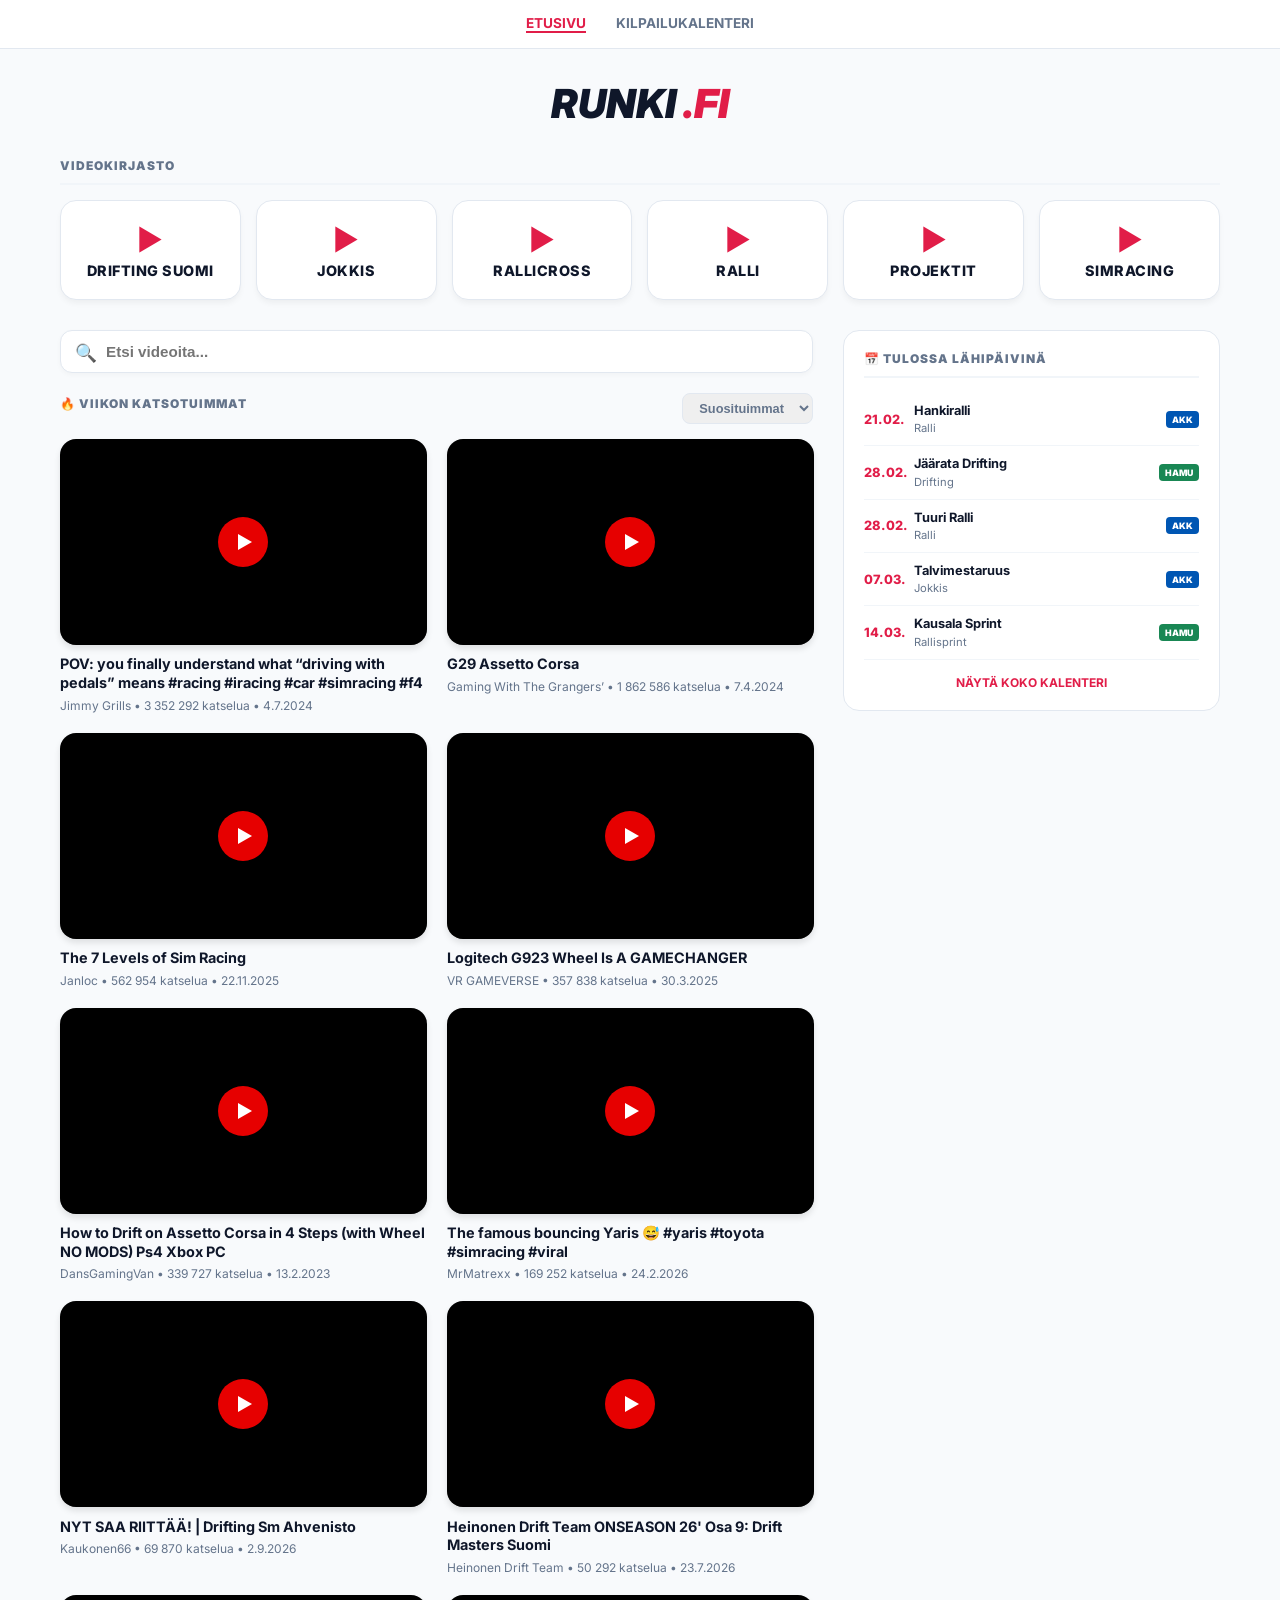
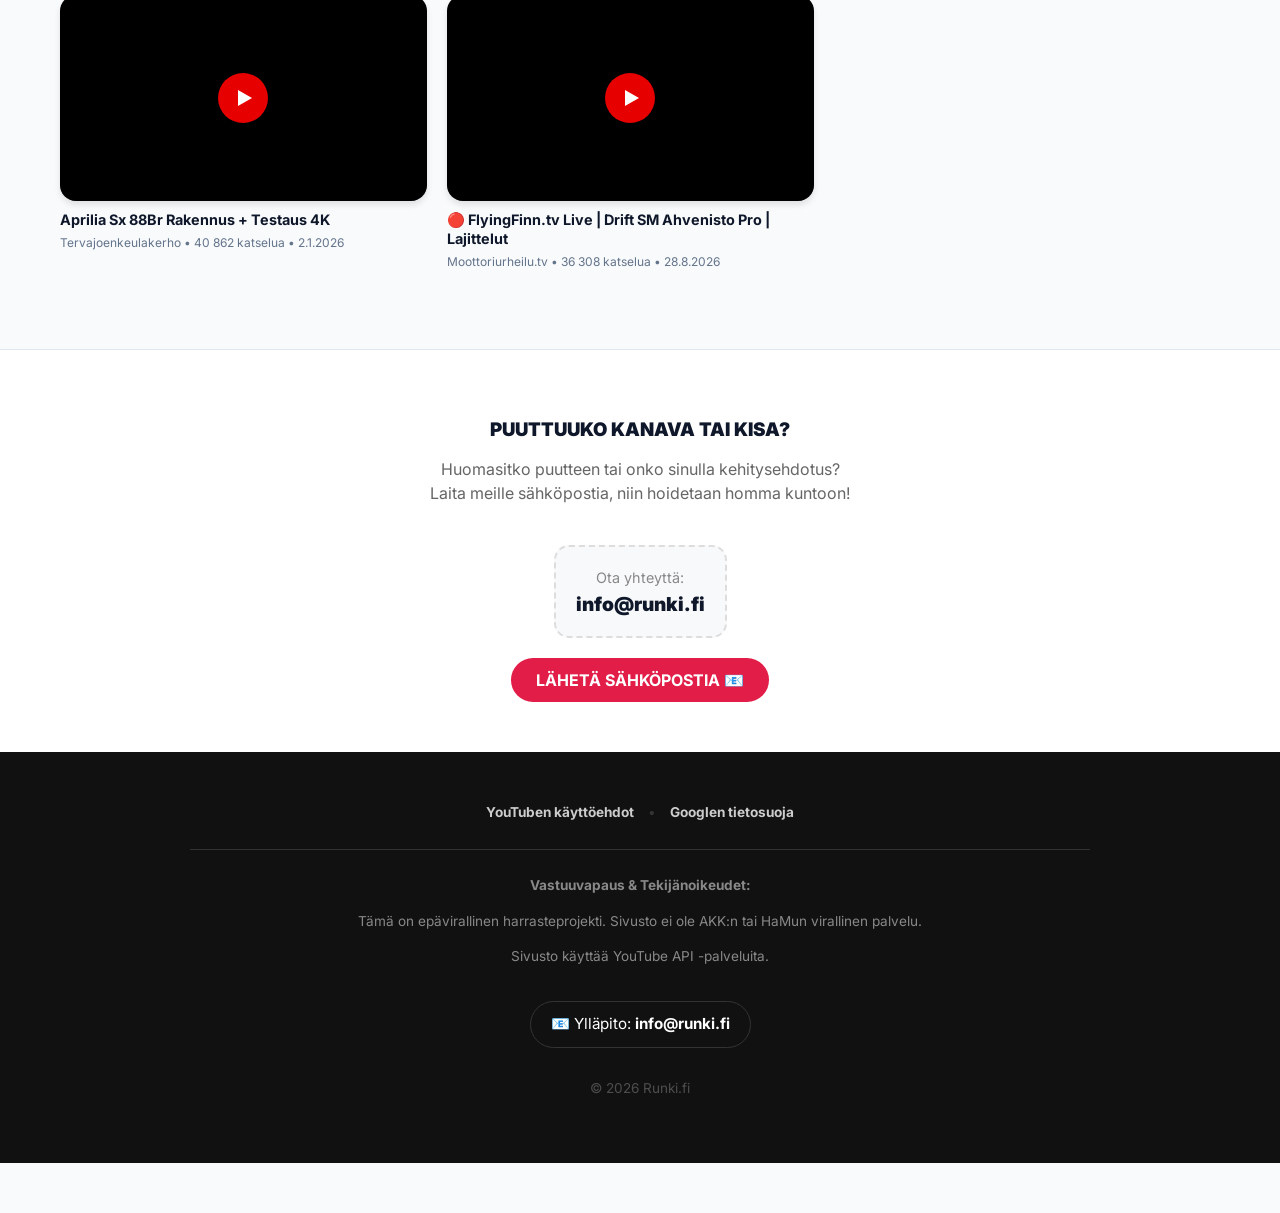
<file: index.html>
<!DOCTYPE html>
<html lang="fi">
<head>
    <meta charset="UTF-8">
    <meta name="viewport" content="width=device-width, initial-scale=1.0">
    <title>RUNKI - Motorsport Tube</title>
    <link href="https://fonts.googleapis.com/css2?family=Inter:wght@400;700;900&display=swap" rel="stylesheet">
    <link rel="stylesheet" href="style.css">
    
    <style>
        /* Sähköpostilaatikko ja Footer-tyylit */
        .feedback-section {
            background-color: #fff;
            border-top: 1px solid var(--border);
            padding: 50px 20px;
            margin-top: 60px;
            text-align: center;
        }
        .feedback-container {
            max-width: 600px;
            margin: 0 auto;
        }
        .email-box {
            background: #f8f9fa;
            border: 2px dashed #ddd;
            padding: 20px;
            border-radius: 15px;
            margin-top: 20px;
            display: inline-block;
        }
        .email-link {
            font-size: 1.2rem;
            font-weight: 900;
            color: var(--text-dark);
            text-decoration: none;
            display: block;
            margin-top: 5px;
        }
        .email-link:hover { color: var(--accent); }
        .feedback-btn {
            background-color: var(--accent);
            color: white;
            border: none;
            padding: 12px 25px;
            border-radius: 50px;
            font-weight: 700;
            cursor: pointer;
            text-transform: uppercase;
            text-decoration: none;
            display: inline-block;
            margin-top: 20px;
            transition: transform 0.2s;
        }
        .feedback-btn:hover { transform: scale(1.05); }

        /* Footer */
        .site-footer {
            background-color: #111;
            color: #888;
            padding: 50px 20px;
            font-size: 0.85rem;
            line-height: 1.6;
            text-align: center;
        }
        .footer-content { max-width: 900px; margin: 0 auto; }
        .footer-links {
            margin-bottom: 25px;
            padding-bottom: 25px;
            border-bottom: 1px solid #333;
        }
        .footer-links a {
            color: #ccc;
            text-decoration: none;
            margin: 0 10px;
            font-weight: 700;
        }
        .footer-links a:hover { color: #fff; }
        .contact-info {
            color: #fff;
            margin-top: 20px;
            font-size: 0.95rem;
            border: 1px solid #333;
            display: inline-block;
            padding: 10px 20px;
            border-radius: 50px;
        }
    </style>
</head>
<body>
    <nav class="navbar">
        <div class="nav-container">
            <a href="index.html" class="nav-link active">Etusivu</a>
            <a href="kalenteri.html" class="nav-link ">Kilpailukalenteri</a>
        </div>
    </nav>

    <div class="container">
        
        <div id="home-content">
            <h1 style="text-align:center; font-weight: 900; font-style: italic; margin: 10px 0 30px 0; font-size: 2.5rem;">RUNKI <span style="color:var(--accent)">.FI</span></h1>
            
            <div class="cat-section">
                <h3 class="section-header">Videokirjasto</h3>
                <div class="cat-grid">
                    
                    <div class="cat-card" onclick="showCategory('Drifting Suomi')">
                        <div class="cat-icon">▶</div>
                        <h3 class="cat-title">Drifting Suomi</h3>
                    </div>
                    
                    <div class="cat-card" onclick="showCategory('Jokkis')">
                        <div class="cat-icon">▶</div>
                        <h3 class="cat-title">Jokkis</h3>
                    </div>
                    
                    <div class="cat-card" onclick="showCategory('Rallicross')">
                        <div class="cat-icon">▶</div>
                        <h3 class="cat-title">Rallicross</h3>
                    </div>
                    
                    <div class="cat-card" onclick="showCategory('Ralli')">
                        <div class="cat-icon">▶</div>
                        <h3 class="cat-title">Ralli</h3>
                    </div>
                    
                    <div class="cat-card" onclick="showCategory('Projektit')">
                        <div class="cat-icon">▶</div>
                        <h3 class="cat-title">Projektit</h3>
                    </div>
                    
                    <div class="cat-card" onclick="showCategory('Simracing')">
                        <div class="cat-icon">▶</div>
                        <h3 class="cat-title">Simracing</h3>
                    </div>
                    
                </div>
            </div>

            <div class="content-split">
                <div>
                    <div class="search-container">
                        <span class="search-icon">🔍</span>
                        <input type="text" id="videoSearch" class="search-input" placeholder="Etsi videoita..." onkeyup="searchVideos()">
                    </div>

                    <div class="sort-controls">
                        <h3 id="list-title" class="section-header" style="margin:0; border:none;">🔥 Viikon katsotuimmat</h3>
                        <select id="home-sort" class="sort-select" onchange="updateHomeSort()">
                            <option value="views">Suosituimmat</option>
                            <option value="newest">Uusimmat</option>
                        </select>
                    </div>
                    
                    <div id="home-video-list" class="video-grid"></div>
                </div>

                <div>
                    <div class="sidebar-card">
                        <div class="section-header">📅 Tulossa lähipäivinä</div>
                        
                            
                            <div class="mini-event">
                                <div class="me-date">21.02.</div>
                                <div class="me-info">
                                    <span class="me-title">Hankiralli</span>
                                    <span class="me-meta">Ralli</span>
                                </div>
                                <span class="mini-badge badge-akk">AKK</span>
                            </div>
                            
                            <div class="mini-event">
                                <div class="me-date">28.02.</div>
                                <div class="me-info">
                                    <span class="me-title">Jäärata Drifting</span>
                                    <span class="me-meta">Drifting</span>
                                </div>
                                <span class="mini-badge badge-hamu">HaMu</span>
                            </div>
                            
                            <div class="mini-event">
                                <div class="me-date">28.02.</div>
                                <div class="me-info">
                                    <span class="me-title">Tuuri Ralli</span>
                                    <span class="me-meta">Ralli</span>
                                </div>
                                <span class="mini-badge badge-akk">AKK</span>
                            </div>
                            
                            <div class="mini-event">
                                <div class="me-date">07.03.</div>
                                <div class="me-info">
                                    <span class="me-title">Talvimestaruus</span>
                                    <span class="me-meta">Jokkis</span>
                                </div>
                                <span class="mini-badge badge-akk">AKK</span>
                            </div>
                            
                            <div class="mini-event">
                                <div class="me-date">14.03.</div>
                                <div class="me-info">
                                    <span class="me-title">Kausala Sprint</span>
                                    <span class="me-meta">Rallisprint</span>
                                </div>
                                <span class="mini-badge badge-hamu">HaMu</span>
                            </div>
                            
                            <a href="kalenteri.html" style="display:block; margin-top:15px; font-size:0.75rem; font-weight:700; color:var(--accent); text-decoration:none; text-align:center;">NÄYTÄ KOKO KALENTERI</a>
                        
                    </div>
                </div>
            </div>
        </div>

        <div id="view-container" class="category-view" style="display:none;">
            <div style="display:flex; justify-content:space-between; align-items:center; margin-bottom:20px;">
                <button onclick="showHome()" style="background:#fff; border:1px solid var(--border); padding:8px 15px; border-radius:8px; cursor:pointer; font-weight: 700;">← TAKAISIN</button>
                <select id="cat-sort" class="sort-select" onchange="updateCatSort()">
                    <option value="newest">Uusimmat</option>
                    <option value="views">Suosituimmat</option>
                </select>
            </div>
            
            <h2 id="cat-title" style="font-size: 2rem; font-weight: 900; text-transform: uppercase; color: var(--accent); margin-bottom: 20px;"></h2>
            <div id="video-grid" class="video-grid"></div>
        </div>
        

        
    </div>

    <section class="feedback-section">
        <div class="feedback-container">
            <h3 style="margin-bottom:10px; font-weight:900; text-transform:uppercase;">Puuttuuko kanava tai kisa?</h3>
            <p style="color:#666; margin-bottom:20px; font-size:1rem; line-height:1.5;">
                Huomasitko puutteen tai onko sinulla kehitysehdotus?<br>
                Laita meille sähköpostia, niin hoidetaan homma kuntoon!
            </p>
            <div class="email-box">
                <span style="color:#888; font-size:0.9rem;">Ota yhteyttä:</span>
                <a href="mailto:info@runki.fi" class="email-link">info@runki.fi</a>
            </div>
            <br>
            <a href="mailto:info@runki.fi" class="feedback-btn">LÄHETÄ SÄHKÖPOSTIA 📧</a>
        </div>
    </section>

    <footer class="site-footer">
        <div class="footer-content">
            <div class="footer-links">
                <a href="https://www.youtube.com/t/terms" target="_blank">YouTuben käyttöehdot</a>
                <span style="color:#333">•</span>
                <a href="https://policies.google.com/privacy" target="_blank">Googlen tietosuoja</a>
            </div>
            <div class="legal-text">
                <p><strong>Vastuuvapaus & Tekijänoikeudet:</strong></p>
                <p>Tämä on epävirallinen harrasteprojekti. Sivusto ei ole AKK:n tai HaMun virallinen palvelu.</p>
                <p>Sivusto käyttää YouTube API -palveluita.</p>
                <div class="contact-info">📧 Ylläpito: <strong>info@runki.fi</strong></div>
            </div>
            <p style="margin-top: 30px; opacity: 0.5;">&copy; 2026 Runki.fi</p>
        </div>
    </footer>

    <script>
        const videoData = {"Drifting Suomi": [{"id": "XUr9nOEz76A", "title": "OIKEA DRIFTINGIN MEKKA! #drift #suomi #finland", "channel": "FULLGAS MOTORSPORT", "date": "2026-10-04T08:16:51Z", "views": "13 565", "viewCountRaw": 13565}, {"id": "GCHpuEKz0fg", "title": "L\u00e4hdettiin ajamaan Pro luokkaan | Drift SM Pro | SSC Drift Series", "channel": "Rocky Slayer ATV", "date": "2026-09-19T09:30:04Z", "views": "5 081", "viewCountRaw": 5081}, {"id": "cRgqUbmN-0A", "title": "DRIFT CREW BACKSTAGE\ud83c\udfce\ufe0f\ud83c\uddeb\ud83c\uddee #nordicnotes #suomi #drift #bmw #motosport #carculture #e46 # #automobile", "channel": "Nordic Notes | Belarus in Finland ", "date": "2026-09-10T15:40:09Z", "views": "1 114", "viewCountRaw": 1114}, {"id": "EUXZnoOUdDo", "title": "NYT SAA RIITT\u00c4\u00c4! | Drifting Sm Ahvenisto", "channel": "Kaukonen66", "date": "2026-09-02T13:59:00Z", "views": "69 870", "viewCountRaw": 69870}, {"id": "JHsnEFZGwXU", "title": "Venetsia Drifting Kokkola #assettocorsa #blacksmoke #suomi #drifting #shorts", "channel": "EbaloDrift", "date": "2026-08-30T17:24:30Z", "views": "1 305", "viewCountRaw": 1305}, {"id": "hyfYB0_TSRs", "title": "\ud83d\udd34 FlyingFinn.tv Live | Drift SM Ahvenisto Pro | Lajittelut", "channel": "Moottoriurheilu.tv", "date": "2026-08-28T15:00:21Z", "views": "36 308", "viewCountRaw": 36308}, {"id": "MUkzbKsHbuE", "title": "SSC Drift Series - RD2 - Kokkola Venetsia Drifting Comeback - Perjantai", "channel": "Sixth Sense Collective", "date": "2026-08-21T19:02:07Z", "views": "16 321", "viewCountRaw": 16321}, {"id": "9VfZFVyYaCM", "title": "DRIFT SM PRO PES\u00c4M\u00c4KI. TAIPALMAA MOTORSPORT", "channel": "Taipalmaa Motorsport", "date": "2026-08-08T06:00:04Z", "views": "3 821", "viewCountRaw": 3821}, {"id": "hCME5NGKzIA", "title": "Heinonen Drift Team ONSEASON 26&#39; Osa 9: Drift Masters Suomi", "channel": "Heinonen Drift Team", "date": "2026-07-23T18:23:39Z", "views": "50 292", "viewCountRaw": 50292}, {"id": "rtTQ3YvrQ3U", "title": "KAUDEN KOLMAS DRIFTING KISA - Drift SM Pro2", "channel": "Garagster", "date": "2026-07-16T15:06:33Z", "views": "3 686", "viewCountRaw": 3686}], "Jokkis": [{"id": "sJ14KasmyQA", "title": "JM SM Liiga 2026 Lohko E Er\u00e44 l\u00e4ht\u00f61", "channel": "RomukuljetusFIteam", "date": "2026-10-21T12:00:04Z", "views": "53", "viewCountRaw": 53}, {"id": "XHzMO0-NhDE", "title": "RUNCAV JM at SM City Calamba!", "channel": "DJ Rivera TV", "date": "2026-10-18T13:27:04Z", "views": "24 999", "viewCountRaw": 24999}, {"id": "1Jo1rWFPADQ", "title": "JM SM Liiga 2026 Lohko E Er\u00e43 l\u00e4ht\u00f64", "channel": "RomukuljetusFIteam", "date": "2026-10-17T09:00:11Z", "views": "100", "viewCountRaw": 100}, {"id": "XF6JsjcmpGY", "title": "JM SM Liiga 2026 Lohko E Er\u00e43 l\u00e4ht\u00f63", "channel": "RomukuljetusFIteam", "date": "2026-10-14T14:00:39Z", "views": "174", "viewCountRaw": 174}, {"id": "pB5ZmAmWcus", "title": "JM-SM LIIGA! [MOOTTORI TUHO]", "channel": "Per\u00e4l\u00e4 RX", "date": "2026-10-13T15:08:14Z", "views": "19 035", "viewCountRaw": 19035}, {"id": "RtDOctCaWXM", "title": "JM SM Liiga 2026 Lohko E Er\u00e43 l\u00e4ht\u00f62", "channel": "RomukuljetusFIteam", "date": "2026-10-10T10:00:38Z", "views": "121", "viewCountRaw": 121}, {"id": "aIldMgIMa5s", "title": "JM SM Liiga 2026 Lohko E Er\u00e43 l\u00e4ht\u00f61", "channel": "RomukuljetusFIteam", "date": "2026-10-07T12:00:07Z", "views": "181", "viewCountRaw": 181}, {"id": "CyjQrCkXrpM", "title": "JM SM Liiga 2026 Lohko E Er\u00e42 l\u00e4ht\u00f64", "channel": "RomukuljetusFIteam", "date": "2026-10-03T09:00:03Z", "views": "246", "viewCountRaw": 246}, {"id": "pLaEvpeM1qE", "title": "JM SM Liiga 2026 Lohko E Er\u00e42 l\u00e4ht\u00f63", "channel": "RomukuljetusFIteam", "date": "2026-09-30T13:00:37Z", "views": "190", "viewCountRaw": 190}, {"id": "b1gyshdD2K0", "title": "JM SM Liiga 2026 Lohko E Er\u00e42 l\u00e4ht\u00f62", "channel": "RomukuljetusFIteam", "date": "2026-09-26T09:00:35Z", "views": "172", "viewCountRaw": 172}], "Rallicross": [{"id": "MjHYF-PG8q0", "title": "Rallycross SuperCars Flat Out \ud83d\udd25 | Rallycross SM Hyvink\u00e4\u00e4 2022 \ud83c\uddeb\ud83c\uddee", "channel": "Tomi Kyt\u00f6maa", "date": "2026-10-18T05:56:39Z", "views": "1 835", "viewCountRaw": 1835}, {"id": "gG-__eLHWME", "title": "Rallycross SM Kouvola 2021\ud83c\uddeb\ud83c\uddee", "channel": "Tomi Kyt\u00f6maa", "date": "2026-09-29T10:03:24Z", "views": "2 195", "viewCountRaw": 2195}, {"id": "6Bl4s-Md-S4", "title": "Rallicross Sm Jalasj\u00e4rvi 2026 - Silvasti Motorsport - The Red RX", "channel": "Silvasti Motorsport", "date": "2026-09-25T13:00:22Z", "views": "7 589", "viewCountRaw": 7589}, {"id": "vVG2ZqSnQcw", "title": "Rallycross SM Kouvola 2021\ud83c\udfc1\ud83c\uddeb\ud83c\uddee", "channel": "Tomi Kyt\u00f6maa", "date": "2026-09-22T10:10:52Z", "views": "8 246", "viewCountRaw": 8246}, {"id": "-Uf6fgblBeE", "title": "Janne Viitikko Finnish Rallycross Championship Datsun Finn #rallicross #rallycross", "channel": "Rallicross Suomi", "date": "2026-09-18T17:46:05Z", "views": "18 821", "viewCountRaw": 18821}, {"id": "gDEawOH3Qjk", "title": "INSIDE osa 2: Rallicross SM 5.9.26 Jalasj\u00e4rvi #rallicrosssm #murtoharju", "channel": "Tuomas Ven\u00e4l\u00e4inen RX", "date": "2026-09-14T14:00:14Z", "views": "3 866", "viewCountRaw": 3866}, {"id": "ieiqUb1d5m0", "title": "Rallycross SM &amp; RallyX Nordic Kouvola 2019\ud83c\udfc1", "channel": "Tomi Kyt\u00f6maa", "date": "2026-09-08T04:28:16Z", "views": "5 898", "viewCountRaw": 5898}, {"id": "24uttPc65ng", "title": "Rallicross SM RND 6 Jalasj\u00e4rvi | Varikko P\u00f6lin\u00f6it\u00e4", "channel": "Rallicross Podcast", "date": "2026-09-07T17:20:54Z", "views": "5 124", "viewCountRaw": 5124}, {"id": "9SsNQkNbVXQ", "title": "INSIDE osa 1: Rallicross SM 5.9.26 Jalasj\u00e4rvi #rallicrosssm #murtoharju", "channel": "Tuomas Ven\u00e4l\u00e4inen RX", "date": "2026-09-07T15:30:11Z", "views": "5 010", "viewCountRaw": 5010}, {"id": "K-OM194kkdQ", "title": "Rallicross Sm Jalasj\u00e4rvi -26 Alkuer\u00e4 1.", "channel": "Roope Rinta", "date": "2026-09-06T18:54:33Z", "views": "1 714", "viewCountRaw": 1714}], "Ralli": [{"id": "AMxBnmRcr-M", "title": "Puumala ralli 3.10.2026 VW Golf GTI MK 1 Tikanm\u00e4ki- Tikanm\u00e4ki", "channel": "Tomi Tikanm\u00e4ki Saabworks Finland", "date": "2026-10-06T10:39:13Z", "views": "463", "viewCountRaw": 463}, {"id": "iaz07DP0v2o", "title": "Puumala Ralli 03.10.2026, Loud Cars!", "channel": "JPeltsi", "date": "2026-10-04T09:00:04Z", "views": "13 295", "viewCountRaw": 13295}, {"id": "r29eO-1woQ0", "title": "Puumala Ralli 2026 /Crashes/mistakes/", "channel": "Per\u00e4Tielle Motorsport Videos", "date": "2026-10-04T07:54:04Z", "views": "9 627", "viewCountRaw": 9627}, {"id": "LiWwTcwsSWE", "title": "Puumala Ralli 2026 (Crashes &amp; Actions)", "channel": "HEHERI2", "date": "2026-10-04T05:46:36Z", "views": "18 226", "viewCountRaw": 18226}, {"id": "yanumj-8k0I", "title": "Puumala Ralli 2026, F-Cup || Crash &amp; Close Calls ||", "channel": "Huhtala Rallymedia", "date": "2026-10-03T15:21:04Z", "views": "7 561", "viewCountRaw": 7561}, {"id": "A4wgDuXZN30", "title": "SM Porvoon Autopalvelu Ralli 2026 || Crash, 3 off&#39;s &amp; Action ||", "channel": "Huhtala Rallymedia", "date": "2026-09-26T16:44:26Z", "views": "8 508", "viewCountRaw": 8508}, {"id": "MANqfUYn-jU", "title": "Viihdekeskus Hojo Hojo Ralli 2026, Action!", "channel": "Tergu Rally Videos", "date": "2026-09-05T16:07:03Z", "views": "15 931", "viewCountRaw": 15931}, {"id": "3VzRECVKK80", "title": "Lahti Historic Rally 2026 Saturday - Crashes &amp; Action", "channel": "JugiTheRock", "date": "2026-08-22T19:12:55Z", "views": "26 350", "viewCountRaw": 26350}, {"id": "d_74-ngT5Bc", "title": "Fixus SM Ralli Kitee 2026 | Crash &amp; Action", "channel": "JK Motorsport", "date": "2026-08-15T16:33:28Z", "views": "20 212", "viewCountRaw": 20212}, {"id": "zTOvOAhIYHY", "title": "\ud83d\udd34 FlyingFinn.tv Live | Ralli SM Jyv\u00e4skyl\u00e4 |  EK1 Laajavuori", "channel": "Moottoriurheilu.tv", "date": "2026-06-12T20:24:31Z", "views": "21 753", "viewCountRaw": 21753}], "Projektit": [{"id": "U2JU9t21IVI", "title": "moottorin loppukasaus ja kardaanink\u00e4sijarrun rakennus @Sorjone#toyota#hilux #toyotahilux#offroad", "channel": "Sorjone", "date": "2026-10-17T06:35:22Z", "views": "2 673", "viewCountRaw": 2673}, {"id": "dndjv_PoFH4", "title": "LS -MOOTTORIN RAKENNUS DRIFTINGIIN, OSA 1:PURKU. TAIPALMAA MOTORSPORT", "channel": "Taipalmaa Motorsport", "date": "2026-10-17T06:00:21Z", "views": "9 404", "viewCountRaw": 9404}, {"id": "hr0v9z7YuwI", "title": "KILPA-AUTON MOOTTORIN KASAUS OSA 1. -Taipalmaa Motorsport", "channel": "Taipalmaa Motorsport", "date": "2026-03-07T07:00:36Z", "views": "5 510", "viewCountRaw": 5510}, {"id": "1udeLmrrd3g", "title": "Aprilia Sx 88Br Rakennus + Testaus 4K", "channel": "Tervajoenkeulakerho", "date": "2026-01-02T13:00:05Z", "views": "40 862", "viewCountRaw": 40862}, {"id": "7p3wZQ6BVw4", "title": "Moottorin rakennus vinkkej\u00e4 ja perusasioita", "channel": "Piipappaa paja", "date": "2025-10-11T13:33:14Z", "views": "2 034", "viewCountRaw": 2034}, {"id": "imLmJg13SFI", "title": "Doku ATV Moottorin rakennus osa 2 KUINKA PALJON TULI TEHOA?", "channel": "Doku ATV", "date": "2025-06-12T11:01:14Z", "views": "2 167", "viewCountRaw": 2167}, {"id": "9qOz5rdyraQ", "title": "BMW e46 drift build S1E1 / Moottorin rakennus", "channel": "Racing Team Village Freaks", "date": "2025-04-12T11:10:29Z", "views": "160", "viewCountRaw": 160}, {"id": "-LS41p4Rv18", "title": "Doku ATV Moottorin rakennus osa 1 LIS\u00c4\u00c4 TEHOA CFMOTOON?", "channel": "Doku ATV", "date": "2025-04-11T11:00:00Z", "views": "2 528", "viewCountRaw": 2528}, {"id": "MxDBHgEYFrY", "title": "[ JOKKIS ] GOLFFILAISEN KANNEN PORTTAUS!", "channel": "Per\u00e4l\u00e4 RX", "date": "2024-11-09T07:00:17Z", "views": "18 491", "viewCountRaw": 18491}, {"id": "4RFFBhnrj1w", "title": "Moottorin Rakennus ja Uusi Penkitys! | Testeihin Valmis.", "channel": "PhooliVlog", "date": "2024-06-01T06:00:00Z", "views": "27 473", "viewCountRaw": 27473}], "Simracing": [{"id": "JHsnEFZGwXU", "title": "Venetsia Drifting Kokkola #assettocorsa #blacksmoke #suomi #drifting #shorts", "channel": "EbaloDrift", "date": "2026-08-30T17:24:30Z", "views": "1 305", "viewCountRaw": 1305}, {"id": "WNGAKtygW6g", "title": "The famous bouncing Yaris  \ud83d\ude05 #yaris #toyota #simracing #viral", "channel": "MrMatrexx", "date": "2026-02-24T19:45:06Z", "views": "169 252", "viewCountRaw": 169252}, {"id": "LVXjKkEyBoI", "title": "The 7 Levels of Sim Racing", "channel": "Janloc", "date": "2025-11-22T09:48:18Z", "views": "562 954", "viewCountRaw": 562954}, {"id": "ZVAC-acZdm8", "title": "Driftmasters Finland Driftgames Supra #drifting #assettocorsa #drift ##simracing #simdrifting #dmec", "channel": "Jeremy_Sixx", "date": "2025-06-07T23:35:30Z", "views": "2 241", "viewCountRaw": 2241}, {"id": "-GbRuA5RBaA", "title": "Logitech G923 Wheel Is A GAMECHANGER", "channel": "VR GAMEVERSE", "date": "2025-03-30T14:48:12Z", "views": "357 838", "viewCountRaw": 357838}, {"id": "silND6qxbis", "title": "POV: you finally understand what \u201cdriving with pedals\u201d means #racing #iracing #car #simracing #f4", "channel": "Jimmy Grills", "date": "2024-07-04T09:01:29Z", "views": "3 352 292", "viewCountRaw": 3352292}, {"id": "EqHqE0lWdcY", "title": "G29 Assetto Corsa", "channel": "Gaming With The Grangers\u2019", "date": "2024-04-07T22:39:01Z", "views": "1 862 586", "viewCountRaw": 1862586}, {"id": "2bn52TX7NxM", "title": "How to Drift on Assetto Corsa in 4 Steps (with Wheel NO MODS) Ps4 Xbox PC", "channel": "DansGamingVan", "date": "2023-02-13T17:00:02Z", "views": "339 727", "viewCountRaw": 339727}, {"id": "PLqoMBATCQ0", "title": "Sim Racing eSM Finaalit - Finaalil\u00e4ht\u00f6", "channel": "Finnish Sim Racing Association ry", "date": "2019-08-11T15:48:05Z", "views": "459", "viewCountRaw": 459}, {"id": "j-p4VrwWTp4", "title": "Finnish Simracing United (FiSU)", "channel": "Finnish Simracing United", "date": "2018-03-02T16:27:57Z", "views": "1 329", "viewCountRaw": 1329}]};
        const topVideos = [{"channel": "Jimmy Grills", "date": "2024-07-04T09:01:29Z", "id": "silND6qxbis", "title": "POV: you finally understand what \u201cdriving with pedals\u201d means #racing #iracing #car #simracing #f4", "viewCountRaw": 3352292, "views": "3 352 292"}, {"channel": "Gaming With The Grangers\u2019", "date": "2024-04-07T22:39:01Z", "id": "EqHqE0lWdcY", "title": "G29 Assetto Corsa", "viewCountRaw": 1862586, "views": "1 862 586"}, {"channel": "Janloc", "date": "2025-11-22T09:48:18Z", "id": "LVXjKkEyBoI", "title": "The 7 Levels of Sim Racing", "viewCountRaw": 562954, "views": "562 954"}, {"channel": "VR GAMEVERSE", "date": "2025-03-30T14:48:12Z", "id": "-GbRuA5RBaA", "title": "Logitech G923 Wheel Is A GAMECHANGER", "viewCountRaw": 357838, "views": "357 838"}, {"channel": "DansGamingVan", "date": "2023-02-13T17:00:02Z", "id": "2bn52TX7NxM", "title": "How to Drift on Assetto Corsa in 4 Steps (with Wheel NO MODS) Ps4 Xbox PC", "viewCountRaw": 339727, "views": "339 727"}, {"channel": "MrMatrexx", "date": "2026-02-24T19:45:06Z", "id": "WNGAKtygW6g", "title": "The famous bouncing Yaris  \ud83d\ude05 #yaris #toyota #simracing #viral", "viewCountRaw": 169252, "views": "169 252"}, {"channel": "Kaukonen66", "date": "2026-09-02T13:59:00Z", "id": "EUXZnoOUdDo", "title": "NYT SAA RIITT\u00c4\u00c4! | Drifting Sm Ahvenisto", "viewCountRaw": 69870, "views": "69 870"}, {"channel": "Heinonen Drift Team", "date": "2026-07-23T18:23:39Z", "id": "hCME5NGKzIA", "title": "Heinonen Drift Team ONSEASON 26\u0026#39; Osa 9: Drift Masters Suomi", "viewCountRaw": 50292, "views": "50 292"}, {"channel": "Tervajoenkeulakerho", "date": "2026-01-02T13:00:05Z", "id": "1udeLmrrd3g", "title": "Aprilia Sx 88Br Rakennus + Testaus 4K", "viewCountRaw": 40862, "views": "40 862"}, {"channel": "Moottoriurheilu.tv", "date": "2026-08-28T15:00:21Z", "id": "hyfYB0_TSRs", "title": "\ud83d\udd34 FlyingFinn.tv Live | Drift SM Ahvenisto Pro | Lajittelut", "viewCountRaw": 36308, "views": "36 308"}];
    </script>
    <script src="script.js"></script>
</body>
</html>
</file>
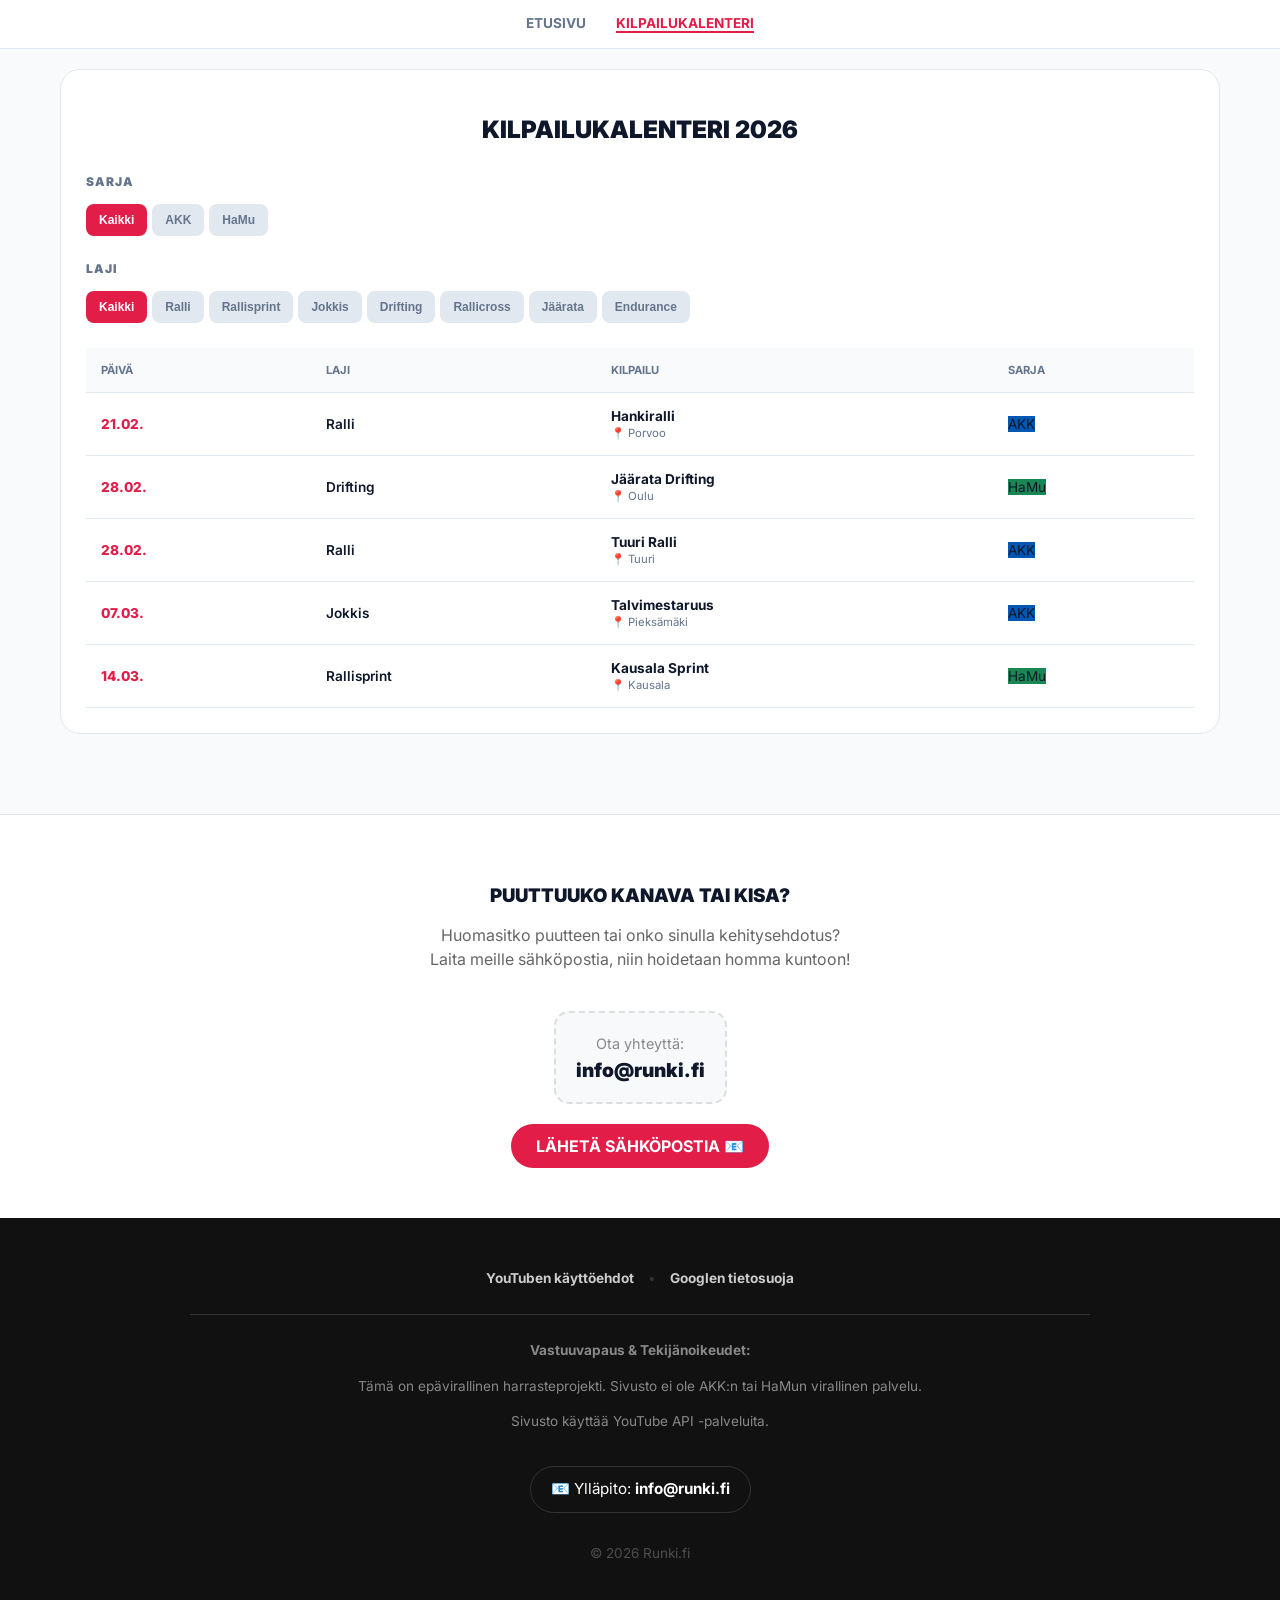
<file: kalenteri.html>
<!DOCTYPE html>
<html lang="fi">
<head>
    <meta charset="UTF-8">
    <meta name="viewport" content="width=device-width, initial-scale=1.0">
    <title>RUNKI - Motorsport Tube</title>
    <link href="https://fonts.googleapis.com/css2?family=Inter:wght@400;700;900&display=swap" rel="stylesheet">
    <link rel="stylesheet" href="style.css">
    
    <style>
        /* Sähköpostilaatikko ja Footer-tyylit */
        .feedback-section {
            background-color: #fff;
            border-top: 1px solid var(--border);
            padding: 50px 20px;
            margin-top: 60px;
            text-align: center;
        }
        .feedback-container {
            max-width: 600px;
            margin: 0 auto;
        }
        .email-box {
            background: #f8f9fa;
            border: 2px dashed #ddd;
            padding: 20px;
            border-radius: 15px;
            margin-top: 20px;
            display: inline-block;
        }
        .email-link {
            font-size: 1.2rem;
            font-weight: 900;
            color: var(--text-dark);
            text-decoration: none;
            display: block;
            margin-top: 5px;
        }
        .email-link:hover { color: var(--accent); }
        .feedback-btn {
            background-color: var(--accent);
            color: white;
            border: none;
            padding: 12px 25px;
            border-radius: 50px;
            font-weight: 700;
            cursor: pointer;
            text-transform: uppercase;
            text-decoration: none;
            display: inline-block;
            margin-top: 20px;
            transition: transform 0.2s;
        }
        .feedback-btn:hover { transform: scale(1.05); }

        /* Footer */
        .site-footer {
            background-color: #111;
            color: #888;
            padding: 50px 20px;
            font-size: 0.85rem;
            line-height: 1.6;
            text-align: center;
        }
        .footer-content { max-width: 900px; margin: 0 auto; }
        .footer-links {
            margin-bottom: 25px;
            padding-bottom: 25px;
            border-bottom: 1px solid #333;
        }
        .footer-links a {
            color: #ccc;
            text-decoration: none;
            margin: 0 10px;
            font-weight: 700;
        }
        .footer-links a:hover { color: #fff; }
        .contact-info {
            color: #fff;
            margin-top: 20px;
            font-size: 0.95rem;
            border: 1px solid #333;
            display: inline-block;
            padding: 10px 20px;
            border-radius: 50px;
        }
    </style>
</head>
<body>
    <nav class="navbar">
        <div class="nav-container">
            <a href="index.html" class="nav-link ">Etusivu</a>
            <a href="kalenteri.html" class="nav-link active">Kilpailukalenteri</a>
        </div>
    </nav>

    <div class="container">
        

        
        <div style="background: #fff; border: 1px solid var(--border); border-radius: 20px; padding: 25px;">
            <h2 style="text-align:center; font-weight: 900; text-transform: uppercase; margin-bottom: 30px;">Kilpailukalenteri 2026</h2>
            <div class="filter-group">
                <span class="section-header" style="border:none; margin-bottom:5px; display:block;">Sarja</span>
                <div class="segmented-control">
                    <button class="seg-btn active" onclick="updateFilters('sarja', 'all', this)">Kaikki</button>
                    <button class="seg-btn" onclick="updateFilters('sarja', 'AKK', this)">AKK</button>
                    <button class="seg-btn" onclick="updateFilters('sarja', 'HaMu', this)">HaMu</button>
                </div>
            </div>
            <div class="filter-group">
                <span class="section-header" style="border:none; margin-bottom:5px; display:block;">Laji</span>
                <div class="segmented-control">
                    <button class="seg-btn active" onclick="updateFilters('laji', 'all', this)">Kaikki</button>
                    <button class="seg-btn" onclick="updateFilters('laji', 'Ralli', this)">Ralli</button>
                    <button class="seg-btn" onclick="updateFilters('laji', 'Rallisprint', this)">Rallisprint</button>
                    <button class="seg-btn" onclick="updateFilters('laji', 'Jokkis', this)">Jokkis</button>
                    <button class="seg-btn" onclick="updateFilters('laji', 'Drifting', this)">Drifting</button>
                    <button class="seg-btn" onclick="updateFilters('laji', 'Rallicross', this)">Rallicross</button>
                    <button class="seg-btn" onclick="updateFilters('laji', 'Jäärata', this)">Jäärata</button>
                    <button class="seg-btn" onclick="updateFilters('laji', 'Endurance', this)">Endurance</button>
                </div>
            </div>
            <div style="overflow-x:auto;">
                <table id="calendarTable" class="full-cal-table">
                    <thead><tr><th>PÄIVÄ</th><th>LAJI</th><th>KILPAILU</th><th>SARJA</th></tr></thead>
                    <tbody>
                        
                        <tr data-sarja="AKK" data-laji="Ralli">
                            <td style="font-weight:800; color:var(--accent); white-space:nowrap;">21.02.</td>
                            <td style="font-weight:600;">Ralli</td>
                            <td><b>Hankiralli</b><br><small style="color:var(--text-dim)">📍 Porvoo</small></td>
                            <td><span class="badge badge-akk">AKK</span></td>
                        </tr>
                        
                        <tr data-sarja="HaMu" data-laji="Drifting">
                            <td style="font-weight:800; color:var(--accent); white-space:nowrap;">28.02.</td>
                            <td style="font-weight:600;">Drifting</td>
                            <td><b>Jäärata Drifting</b><br><small style="color:var(--text-dim)">📍 Oulu</small></td>
                            <td><span class="badge badge-hamu">HaMu</span></td>
                        </tr>
                        
                        <tr data-sarja="AKK" data-laji="Ralli">
                            <td style="font-weight:800; color:var(--accent); white-space:nowrap;">28.02.</td>
                            <td style="font-weight:600;">Ralli</td>
                            <td><b>Tuuri Ralli</b><br><small style="color:var(--text-dim)">📍 Tuuri</small></td>
                            <td><span class="badge badge-akk">AKK</span></td>
                        </tr>
                        
                        <tr data-sarja="AKK" data-laji="Jokkis">
                            <td style="font-weight:800; color:var(--accent); white-space:nowrap;">07.03.</td>
                            <td style="font-weight:600;">Jokkis</td>
                            <td><b>Talvimestaruus</b><br><small style="color:var(--text-dim)">📍 Pieksämäki</small></td>
                            <td><span class="badge badge-akk">AKK</span></td>
                        </tr>
                        
                        <tr data-sarja="HaMu" data-laji="Rallisprint">
                            <td style="font-weight:800; color:var(--accent); white-space:nowrap;">14.03.</td>
                            <td style="font-weight:600;">Rallisprint</td>
                            <td><b>Kausala Sprint</b><br><small style="color:var(--text-dim)">📍 Kausala</small></td>
                            <td><span class="badge badge-hamu">HaMu</span></td>
                        </tr>
                        
                    </tbody>
                </table>
            </div>
        </div>
        
    </div>

    <section class="feedback-section">
        <div class="feedback-container">
            <h3 style="margin-bottom:10px; font-weight:900; text-transform:uppercase;">Puuttuuko kanava tai kisa?</h3>
            <p style="color:#666; margin-bottom:20px; font-size:1rem; line-height:1.5;">
                Huomasitko puutteen tai onko sinulla kehitysehdotus?<br>
                Laita meille sähköpostia, niin hoidetaan homma kuntoon!
            </p>
            <div class="email-box">
                <span style="color:#888; font-size:0.9rem;">Ota yhteyttä:</span>
                <a href="mailto:info@runki.fi" class="email-link">info@runki.fi</a>
            </div>
            <br>
            <a href="mailto:info@runki.fi" class="feedback-btn">LÄHETÄ SÄHKÖPOSTIA 📧</a>
        </div>
    </section>

    <footer class="site-footer">
        <div class="footer-content">
            <div class="footer-links">
                <a href="https://www.youtube.com/t/terms" target="_blank">YouTuben käyttöehdot</a>
                <span style="color:#333">•</span>
                <a href="https://policies.google.com/privacy" target="_blank">Googlen tietosuoja</a>
            </div>
            <div class="legal-text">
                <p><strong>Vastuuvapaus & Tekijänoikeudet:</strong></p>
                <p>Tämä on epävirallinen harrasteprojekti. Sivusto ei ole AKK:n tai HaMun virallinen palvelu.</p>
                <p>Sivusto käyttää YouTube API -palveluita.</p>
                <div class="contact-info">📧 Ylläpito: <strong>info@runki.fi</strong></div>
            </div>
            <p style="margin-top: 30px; opacity: 0.5;">&copy; 2026 Runki.fi</p>
        </div>
    </footer>

    <script>
        const videoData = {"Drifting Suomi": [{"id": "XUr9nOEz76A", "title": "OIKEA DRIFTINGIN MEKKA! #drift #suomi #finland", "channel": "FULLGAS MOTORSPORT", "date": "2026-10-04T08:16:51Z", "views": "13 565", "viewCountRaw": 13565}, {"id": "GCHpuEKz0fg", "title": "L\u00e4hdettiin ajamaan Pro luokkaan | Drift SM Pro | SSC Drift Series", "channel": "Rocky Slayer ATV", "date": "2026-09-19T09:30:04Z", "views": "5 081", "viewCountRaw": 5081}, {"id": "cRgqUbmN-0A", "title": "DRIFT CREW BACKSTAGE\ud83c\udfce\ufe0f\ud83c\uddeb\ud83c\uddee #nordicnotes #suomi #drift #bmw #motosport #carculture #e46 # #automobile", "channel": "Nordic Notes | Belarus in Finland ", "date": "2026-09-10T15:40:09Z", "views": "1 114", "viewCountRaw": 1114}, {"id": "EUXZnoOUdDo", "title": "NYT SAA RIITT\u00c4\u00c4! | Drifting Sm Ahvenisto", "channel": "Kaukonen66", "date": "2026-09-02T13:59:00Z", "views": "69 870", "viewCountRaw": 69870}, {"id": "JHsnEFZGwXU", "title": "Venetsia Drifting Kokkola #assettocorsa #blacksmoke #suomi #drifting #shorts", "channel": "EbaloDrift", "date": "2026-08-30T17:24:30Z", "views": "1 305", "viewCountRaw": 1305}, {"id": "hyfYB0_TSRs", "title": "\ud83d\udd34 FlyingFinn.tv Live | Drift SM Ahvenisto Pro | Lajittelut", "channel": "Moottoriurheilu.tv", "date": "2026-08-28T15:00:21Z", "views": "36 308", "viewCountRaw": 36308}, {"id": "MUkzbKsHbuE", "title": "SSC Drift Series - RD2 - Kokkola Venetsia Drifting Comeback - Perjantai", "channel": "Sixth Sense Collective", "date": "2026-08-21T19:02:07Z", "views": "16 321", "viewCountRaw": 16321}, {"id": "9VfZFVyYaCM", "title": "DRIFT SM PRO PES\u00c4M\u00c4KI. TAIPALMAA MOTORSPORT", "channel": "Taipalmaa Motorsport", "date": "2026-08-08T06:00:04Z", "views": "3 821", "viewCountRaw": 3821}, {"id": "hCME5NGKzIA", "title": "Heinonen Drift Team ONSEASON 26&#39; Osa 9: Drift Masters Suomi", "channel": "Heinonen Drift Team", "date": "2026-07-23T18:23:39Z", "views": "50 292", "viewCountRaw": 50292}, {"id": "rtTQ3YvrQ3U", "title": "KAUDEN KOLMAS DRIFTING KISA - Drift SM Pro2", "channel": "Garagster", "date": "2026-07-16T15:06:33Z", "views": "3 686", "viewCountRaw": 3686}], "Jokkis": [{"id": "sJ14KasmyQA", "title": "JM SM Liiga 2026 Lohko E Er\u00e44 l\u00e4ht\u00f61", "channel": "RomukuljetusFIteam", "date": "2026-10-21T12:00:04Z", "views": "53", "viewCountRaw": 53}, {"id": "XHzMO0-NhDE", "title": "RUNCAV JM at SM City Calamba!", "channel": "DJ Rivera TV", "date": "2026-10-18T13:27:04Z", "views": "24 999", "viewCountRaw": 24999}, {"id": "1Jo1rWFPADQ", "title": "JM SM Liiga 2026 Lohko E Er\u00e43 l\u00e4ht\u00f64", "channel": "RomukuljetusFIteam", "date": "2026-10-17T09:00:11Z", "views": "100", "viewCountRaw": 100}, {"id": "XF6JsjcmpGY", "title": "JM SM Liiga 2026 Lohko E Er\u00e43 l\u00e4ht\u00f63", "channel": "RomukuljetusFIteam", "date": "2026-10-14T14:00:39Z", "views": "174", "viewCountRaw": 174}, {"id": "pB5ZmAmWcus", "title": "JM-SM LIIGA! [MOOTTORI TUHO]", "channel": "Per\u00e4l\u00e4 RX", "date": "2026-10-13T15:08:14Z", "views": "19 035", "viewCountRaw": 19035}, {"id": "RtDOctCaWXM", "title": "JM SM Liiga 2026 Lohko E Er\u00e43 l\u00e4ht\u00f62", "channel": "RomukuljetusFIteam", "date": "2026-10-10T10:00:38Z", "views": "121", "viewCountRaw": 121}, {"id": "aIldMgIMa5s", "title": "JM SM Liiga 2026 Lohko E Er\u00e43 l\u00e4ht\u00f61", "channel": "RomukuljetusFIteam", "date": "2026-10-07T12:00:07Z", "views": "181", "viewCountRaw": 181}, {"id": "CyjQrCkXrpM", "title": "JM SM Liiga 2026 Lohko E Er\u00e42 l\u00e4ht\u00f64", "channel": "RomukuljetusFIteam", "date": "2026-10-03T09:00:03Z", "views": "246", "viewCountRaw": 246}, {"id": "pLaEvpeM1qE", "title": "JM SM Liiga 2026 Lohko E Er\u00e42 l\u00e4ht\u00f63", "channel": "RomukuljetusFIteam", "date": "2026-09-30T13:00:37Z", "views": "190", "viewCountRaw": 190}, {"id": "b1gyshdD2K0", "title": "JM SM Liiga 2026 Lohko E Er\u00e42 l\u00e4ht\u00f62", "channel": "RomukuljetusFIteam", "date": "2026-09-26T09:00:35Z", "views": "172", "viewCountRaw": 172}], "Rallicross": [{"id": "MjHYF-PG8q0", "title": "Rallycross SuperCars Flat Out \ud83d\udd25 | Rallycross SM Hyvink\u00e4\u00e4 2022 \ud83c\uddeb\ud83c\uddee", "channel": "Tomi Kyt\u00f6maa", "date": "2026-10-18T05:56:39Z", "views": "1 835", "viewCountRaw": 1835}, {"id": "gG-__eLHWME", "title": "Rallycross SM Kouvola 2021\ud83c\uddeb\ud83c\uddee", "channel": "Tomi Kyt\u00f6maa", "date": "2026-09-29T10:03:24Z", "views": "2 195", "viewCountRaw": 2195}, {"id": "6Bl4s-Md-S4", "title": "Rallicross Sm Jalasj\u00e4rvi 2026 - Silvasti Motorsport - The Red RX", "channel": "Silvasti Motorsport", "date": "2026-09-25T13:00:22Z", "views": "7 589", "viewCountRaw": 7589}, {"id": "vVG2ZqSnQcw", "title": "Rallycross SM Kouvola 2021\ud83c\udfc1\ud83c\uddeb\ud83c\uddee", "channel": "Tomi Kyt\u00f6maa", "date": "2026-09-22T10:10:52Z", "views": "8 246", "viewCountRaw": 8246}, {"id": "-Uf6fgblBeE", "title": "Janne Viitikko Finnish Rallycross Championship Datsun Finn #rallicross #rallycross", "channel": "Rallicross Suomi", "date": "2026-09-18T17:46:05Z", "views": "18 821", "viewCountRaw": 18821}, {"id": "gDEawOH3Qjk", "title": "INSIDE osa 2: Rallicross SM 5.9.26 Jalasj\u00e4rvi #rallicrosssm #murtoharju", "channel": "Tuomas Ven\u00e4l\u00e4inen RX", "date": "2026-09-14T14:00:14Z", "views": "3 866", "viewCountRaw": 3866}, {"id": "ieiqUb1d5m0", "title": "Rallycross SM &amp; RallyX Nordic Kouvola 2019\ud83c\udfc1", "channel": "Tomi Kyt\u00f6maa", "date": "2026-09-08T04:28:16Z", "views": "5 898", "viewCountRaw": 5898}, {"id": "24uttPc65ng", "title": "Rallicross SM RND 6 Jalasj\u00e4rvi | Varikko P\u00f6lin\u00f6it\u00e4", "channel": "Rallicross Podcast", "date": "2026-09-07T17:20:54Z", "views": "5 124", "viewCountRaw": 5124}, {"id": "9SsNQkNbVXQ", "title": "INSIDE osa 1: Rallicross SM 5.9.26 Jalasj\u00e4rvi #rallicrosssm #murtoharju", "channel": "Tuomas Ven\u00e4l\u00e4inen RX", "date": "2026-09-07T15:30:11Z", "views": "5 010", "viewCountRaw": 5010}, {"id": "K-OM194kkdQ", "title": "Rallicross Sm Jalasj\u00e4rvi -26 Alkuer\u00e4 1.", "channel": "Roope Rinta", "date": "2026-09-06T18:54:33Z", "views": "1 714", "viewCountRaw": 1714}], "Ralli": [{"id": "AMxBnmRcr-M", "title": "Puumala ralli 3.10.2026 VW Golf GTI MK 1 Tikanm\u00e4ki- Tikanm\u00e4ki", "channel": "Tomi Tikanm\u00e4ki Saabworks Finland", "date": "2026-10-06T10:39:13Z", "views": "463", "viewCountRaw": 463}, {"id": "iaz07DP0v2o", "title": "Puumala Ralli 03.10.2026, Loud Cars!", "channel": "JPeltsi", "date": "2026-10-04T09:00:04Z", "views": "13 295", "viewCountRaw": 13295}, {"id": "r29eO-1woQ0", "title": "Puumala Ralli 2026 /Crashes/mistakes/", "channel": "Per\u00e4Tielle Motorsport Videos", "date": "2026-10-04T07:54:04Z", "views": "9 627", "viewCountRaw": 9627}, {"id": "LiWwTcwsSWE", "title": "Puumala Ralli 2026 (Crashes &amp; Actions)", "channel": "HEHERI2", "date": "2026-10-04T05:46:36Z", "views": "18 226", "viewCountRaw": 18226}, {"id": "yanumj-8k0I", "title": "Puumala Ralli 2026, F-Cup || Crash &amp; Close Calls ||", "channel": "Huhtala Rallymedia", "date": "2026-10-03T15:21:04Z", "views": "7 561", "viewCountRaw": 7561}, {"id": "A4wgDuXZN30", "title": "SM Porvoon Autopalvelu Ralli 2026 || Crash, 3 off&#39;s &amp; Action ||", "channel": "Huhtala Rallymedia", "date": "2026-09-26T16:44:26Z", "views": "8 508", "viewCountRaw": 8508}, {"id": "MANqfUYn-jU", "title": "Viihdekeskus Hojo Hojo Ralli 2026, Action!", "channel": "Tergu Rally Videos", "date": "2026-09-05T16:07:03Z", "views": "15 931", "viewCountRaw": 15931}, {"id": "3VzRECVKK80", "title": "Lahti Historic Rally 2026 Saturday - Crashes &amp; Action", "channel": "JugiTheRock", "date": "2026-08-22T19:12:55Z", "views": "26 350", "viewCountRaw": 26350}, {"id": "d_74-ngT5Bc", "title": "Fixus SM Ralli Kitee 2026 | Crash &amp; Action", "channel": "JK Motorsport", "date": "2026-08-15T16:33:28Z", "views": "20 212", "viewCountRaw": 20212}, {"id": "zTOvOAhIYHY", "title": "\ud83d\udd34 FlyingFinn.tv Live | Ralli SM Jyv\u00e4skyl\u00e4 |  EK1 Laajavuori", "channel": "Moottoriurheilu.tv", "date": "2026-06-12T20:24:31Z", "views": "21 753", "viewCountRaw": 21753}], "Projektit": [{"id": "U2JU9t21IVI", "title": "moottorin loppukasaus ja kardaanink\u00e4sijarrun rakennus @Sorjone#toyota#hilux #toyotahilux#offroad", "channel": "Sorjone", "date": "2026-10-17T06:35:22Z", "views": "2 673", "viewCountRaw": 2673}, {"id": "dndjv_PoFH4", "title": "LS -MOOTTORIN RAKENNUS DRIFTINGIIN, OSA 1:PURKU. TAIPALMAA MOTORSPORT", "channel": "Taipalmaa Motorsport", "date": "2026-10-17T06:00:21Z", "views": "9 404", "viewCountRaw": 9404}, {"id": "hr0v9z7YuwI", "title": "KILPA-AUTON MOOTTORIN KASAUS OSA 1. -Taipalmaa Motorsport", "channel": "Taipalmaa Motorsport", "date": "2026-03-07T07:00:36Z", "views": "5 510", "viewCountRaw": 5510}, {"id": "1udeLmrrd3g", "title": "Aprilia Sx 88Br Rakennus + Testaus 4K", "channel": "Tervajoenkeulakerho", "date": "2026-01-02T13:00:05Z", "views": "40 862", "viewCountRaw": 40862}, {"id": "7p3wZQ6BVw4", "title": "Moottorin rakennus vinkkej\u00e4 ja perusasioita", "channel": "Piipappaa paja", "date": "2025-10-11T13:33:14Z", "views": "2 034", "viewCountRaw": 2034}, {"id": "imLmJg13SFI", "title": "Doku ATV Moottorin rakennus osa 2 KUINKA PALJON TULI TEHOA?", "channel": "Doku ATV", "date": "2025-06-12T11:01:14Z", "views": "2 167", "viewCountRaw": 2167}, {"id": "9qOz5rdyraQ", "title": "BMW e46 drift build S1E1 / Moottorin rakennus", "channel": "Racing Team Village Freaks", "date": "2025-04-12T11:10:29Z", "views": "160", "viewCountRaw": 160}, {"id": "-LS41p4Rv18", "title": "Doku ATV Moottorin rakennus osa 1 LIS\u00c4\u00c4 TEHOA CFMOTOON?", "channel": "Doku ATV", "date": "2025-04-11T11:00:00Z", "views": "2 528", "viewCountRaw": 2528}, {"id": "MxDBHgEYFrY", "title": "[ JOKKIS ] GOLFFILAISEN KANNEN PORTTAUS!", "channel": "Per\u00e4l\u00e4 RX", "date": "2024-11-09T07:00:17Z", "views": "18 491", "viewCountRaw": 18491}, {"id": "4RFFBhnrj1w", "title": "Moottorin Rakennus ja Uusi Penkitys! | Testeihin Valmis.", "channel": "PhooliVlog", "date": "2024-06-01T06:00:00Z", "views": "27 473", "viewCountRaw": 27473}], "Simracing": [{"id": "JHsnEFZGwXU", "title": "Venetsia Drifting Kokkola #assettocorsa #blacksmoke #suomi #drifting #shorts", "channel": "EbaloDrift", "date": "2026-08-30T17:24:30Z", "views": "1 305", "viewCountRaw": 1305}, {"id": "WNGAKtygW6g", "title": "The famous bouncing Yaris  \ud83d\ude05 #yaris #toyota #simracing #viral", "channel": "MrMatrexx", "date": "2026-02-24T19:45:06Z", "views": "169 252", "viewCountRaw": 169252}, {"id": "LVXjKkEyBoI", "title": "The 7 Levels of Sim Racing", "channel": "Janloc", "date": "2025-11-22T09:48:18Z", "views": "562 954", "viewCountRaw": 562954}, {"id": "ZVAC-acZdm8", "title": "Driftmasters Finland Driftgames Supra #drifting #assettocorsa #drift ##simracing #simdrifting #dmec", "channel": "Jeremy_Sixx", "date": "2025-06-07T23:35:30Z", "views": "2 241", "viewCountRaw": 2241}, {"id": "-GbRuA5RBaA", "title": "Logitech G923 Wheel Is A GAMECHANGER", "channel": "VR GAMEVERSE", "date": "2025-03-30T14:48:12Z", "views": "357 838", "viewCountRaw": 357838}, {"id": "silND6qxbis", "title": "POV: you finally understand what \u201cdriving with pedals\u201d means #racing #iracing #car #simracing #f4", "channel": "Jimmy Grills", "date": "2024-07-04T09:01:29Z", "views": "3 352 292", "viewCountRaw": 3352292}, {"id": "EqHqE0lWdcY", "title": "G29 Assetto Corsa", "channel": "Gaming With The Grangers\u2019", "date": "2024-04-07T22:39:01Z", "views": "1 862 586", "viewCountRaw": 1862586}, {"id": "2bn52TX7NxM", "title": "How to Drift on Assetto Corsa in 4 Steps (with Wheel NO MODS) Ps4 Xbox PC", "channel": "DansGamingVan", "date": "2023-02-13T17:00:02Z", "views": "339 727", "viewCountRaw": 339727}, {"id": "PLqoMBATCQ0", "title": "Sim Racing eSM Finaalit - Finaalil\u00e4ht\u00f6", "channel": "Finnish Sim Racing Association ry", "date": "2019-08-11T15:48:05Z", "views": "459", "viewCountRaw": 459}, {"id": "j-p4VrwWTp4", "title": "Finnish Simracing United (FiSU)", "channel": "Finnish Simracing United", "date": "2018-03-02T16:27:57Z", "views": "1 329", "viewCountRaw": 1329}]};
        const topVideos = [];
    </script>
    <script src="script.js"></script>
</body>
</html>
</file>
<file: style.css>
:root {
    --bg: #f8fafc; --card: #ffffff; --accent: #e11d48; 
    --text: #0f172a; --text-dim: #64748b; --border: #e2e8f0;
}

* { box-sizing: border-box; }

body { 
    background: var(--bg); 
    color: var(--text); 
    font-family: 'Inter', sans-serif; 
    margin: 0; 
    padding-bottom: 50px; 
}

/* NAVIGAATIO */
.navbar { 
    background: rgba(255,255,255,0.95); 
    backdrop-filter: blur(10px); 
    border-bottom: 1px solid var(--border); 
    padding: 15px 0; 
    position: sticky; 
    top: 0; 
    z-index: 1000; 
}

.nav-container { 
    max-width: 1200px; 
    margin: 0 auto; 
    display: flex; 
    justify-content: center; 
    gap: 30px; 
}

.nav-link { 
    color: var(--text-dim); 
    text-decoration: none; 
    font-weight: 700; 
    font-size: 0.85rem; 
    text-transform: uppercase; 
    transition: 0.2s; 
}

.nav-link.active { 
    color: var(--accent); 
    border-bottom: 2px solid var(--accent); 
}

.container { 
    max-width: 1200px; 
    margin: 0 auto; 
    padding: 20px; 
}

/* ASETTELU */
.content-split { 
    display: grid; 
    grid-template-columns: 2fr 1fr; 
    gap: 30px; 
    margin-top: 10px; 
}

@media (max-width: 900px) { 
    .content-split { grid-template-columns: 1fr; } 
}

/* HAKUPALKKI */
.search-container { margin-bottom: 20px; position: relative; }
.search-input { 
    width: 100%; 
    padding: 12px 15px 12px 45px; 
    border-radius: 12px; 
    border: 1px solid var(--border); 
    font-size: 0.95rem; 
    box-shadow: 0 2px 5px rgba(0,0,0,0.03); 
    transition: 0.2s;
    font-weight: 600; 
    color: var(--text);
}
.search-input:focus { 
    outline: none; 
    border-color: var(--accent); 
    box-shadow: 0 0 0 3px rgba(225, 29, 72, 0.1); 
}
.search-icon { 
    position: absolute; 
    left: 15px; 
    top: 50%; 
    transform: translateY(-50%); 
    color: var(--text-dim); 
    font-size: 1.1rem; 
}

/* KATEGORIAT */
.cat-section { margin-bottom: 30px; }
.cat-grid { 
    display: grid; 
    grid-template-columns: repeat(auto-fill, minmax(160px, 1fr)); 
    gap: 15px; 
}
.cat-card { 
    height: 100px; 
    border-radius: 16px; 
    cursor: pointer; 
    background-color: #fff; 
    border: 1px solid var(--border); 
    box-shadow: 0 4px 6px -1px rgba(0,0,0,0.05); 
    transition: all 0.2s ease; 
    display: flex; 
    flex-direction: column; 
    align-items: center; 
    justify-content: center; 
    color: var(--text); 
}
.cat-card:hover { 
    transform: translateY(-4px); 
    border-color: var(--accent); 
    box-shadow: 0 10px 15px -3px rgba(225, 29, 72, 0.1); 
}
.cat-icon { font-size: 1.8rem; color: var(--accent); margin-bottom: 5px; }
.cat-title { font-weight: 800; font-size: 0.9rem; text-transform: uppercase; margin: 0; letter-spacing: 0.5px; }

/* SIVUPALKKI */
.sidebar-card { 
    background: #fff; 
    border: 1px solid var(--border); 
    border-radius: 16px; 
    padding: 20px; 
}
.section-header { 
    font-size: 0.75rem; 
    font-weight: 900; 
    text-transform: uppercase; 
    color: var(--text-dim); 
    border-bottom: 2px solid #f1f5f9; 
    padding-bottom: 10px; 
    margin-bottom: 15px; 
    letter-spacing: 1px; 
}

.mini-event { 
    display: flex; 
    align-items: center; 
    justify-content: space-between; 
    padding: 10px 0; 
    border-bottom: 1px solid #f1f5f9; 
    font-size: 0.8rem; 
}
.mini-event:last-child { border-bottom: none; }
.me-date { font-weight: 800; color: var(--accent); width: 50px; flex-shrink: 0; }
.me-info { flex-grow: 1; padding-right: 10px; }
.me-title { font-weight: 700; line-height: 1.2; margin-bottom: 2px; display: block; }
.me-meta { font-size: 0.7rem; color: var(--text-dim); }
.mini-badge { 
    font-size: 0.55rem; 
    padding: 3px 6px; 
    border-radius: 4px; 
    font-weight: 900; 
    color: white; 
    text-transform: uppercase; 
}
.badge-akk { background: #0056b3; } 
.badge-hamu { background: #198754; }

/* VIDEO GRID & LITE EMBED */
.video-grid { 
    display: grid; 
    grid-template-columns: repeat(auto-fill, minmax(240px, 1fr)); 
    gap: 20px; 
}

.lite-embed { 
    background-color: #000; 
    position: relative; 
    display: block; 
    contain: content; 
    background-position: center center; 
    background-size: cover; 
    cursor: pointer; 
    border-radius: 16px; 
    overflow: hidden; 
    aspect-ratio: 16/9; 
    box-shadow: 0 4px 6px rgba(0,0,0,0.1); 
    margin-bottom: 10px; 
}
.lite-embed::before { 
    content: ''; 
    position: absolute; 
    top: 0; left: 0; 
    width: 100%; 
    height: 100%; 
    background: linear-gradient(to bottom, rgba(0,0,0,0), rgba(0,0,0,0.3)); 
}
.play-btn { 
    width: 50px; 
    height: 50px; 
    background: rgba(255,0,0,0.9); 
    border-radius: 50%; 
    position: absolute; 
    top: 50%; 
    left: 50%; 
    transform: translate(-50%, -50%); 
    z-index: 2; 
    display: flex; 
    align-items: center; 
    justify-content: center; 
    box-shadow: 0 0 20px rgba(0,0,0,0.4); 
    transition: 0.2s; 
}
.play-btn::after { 
    content: ''; 
    width: 0; 
    height: 0; 
    border-style: solid; 
    border-width: 8px 0 8px 14px; 
    border-color: transparent transparent transparent white; 
    margin-left: 3px; 
}
.lite-embed:hover .play-btn { 
    background: #ff0000; 
    transform: translate(-50%, -50%) scale(1.1); 
}

.vid-info h4 { margin: 0 0 5px 0; font-size: 0.9rem; font-weight: 700; line-height: 1.3; }
.vid-meta { font-size: 0.75rem; color: var(--text-dim); }

.sort-controls { display: flex; justify-content: space-between; align-items: center; margin-bottom: 15px; }
.sort-select { 
    padding: 6px 12px; 
    border-radius: 8px; 
    border: 1px solid var(--border); 
    font-size: 0.8rem; 
    font-weight: 700; 
    color: var(--text-dim); 
    cursor: pointer; 
}

.category-view { display: none; }
.category-view.active { display: block; }

/* KALENTERI TAULUKKO */
.full-cal-table { width:100%; text-align: left; border-collapse: collapse; min-width: 600px; font-size: 0.85rem; }
.full-cal-table th { padding: 15px; background: #f8fafc; color: var(--text-dim); text-transform: uppercase; font-size: 0.7rem; border-bottom: 1px solid var(--border); }
.full-cal-table td { padding: 15px; border-bottom: 1px solid var(--border); }

/* SUODATTIMET */
.filter-group { margin-bottom: 20px; }
.segmented-control { display: flex; gap: 5px; overflow-x: auto; padding-bottom: 5px; scrollbar-width: none; }
.seg-btn { border: 1px solid transparent; background: #e2e8f0; color: var(--text-dim); padding: 8px 12px; font-weight: 700; cursor: pointer; border-radius: 8px; font-size: 0.75rem; white-space: nowrap; }
.seg-btn.active { background: var(--accent); color: white; }
</file>
